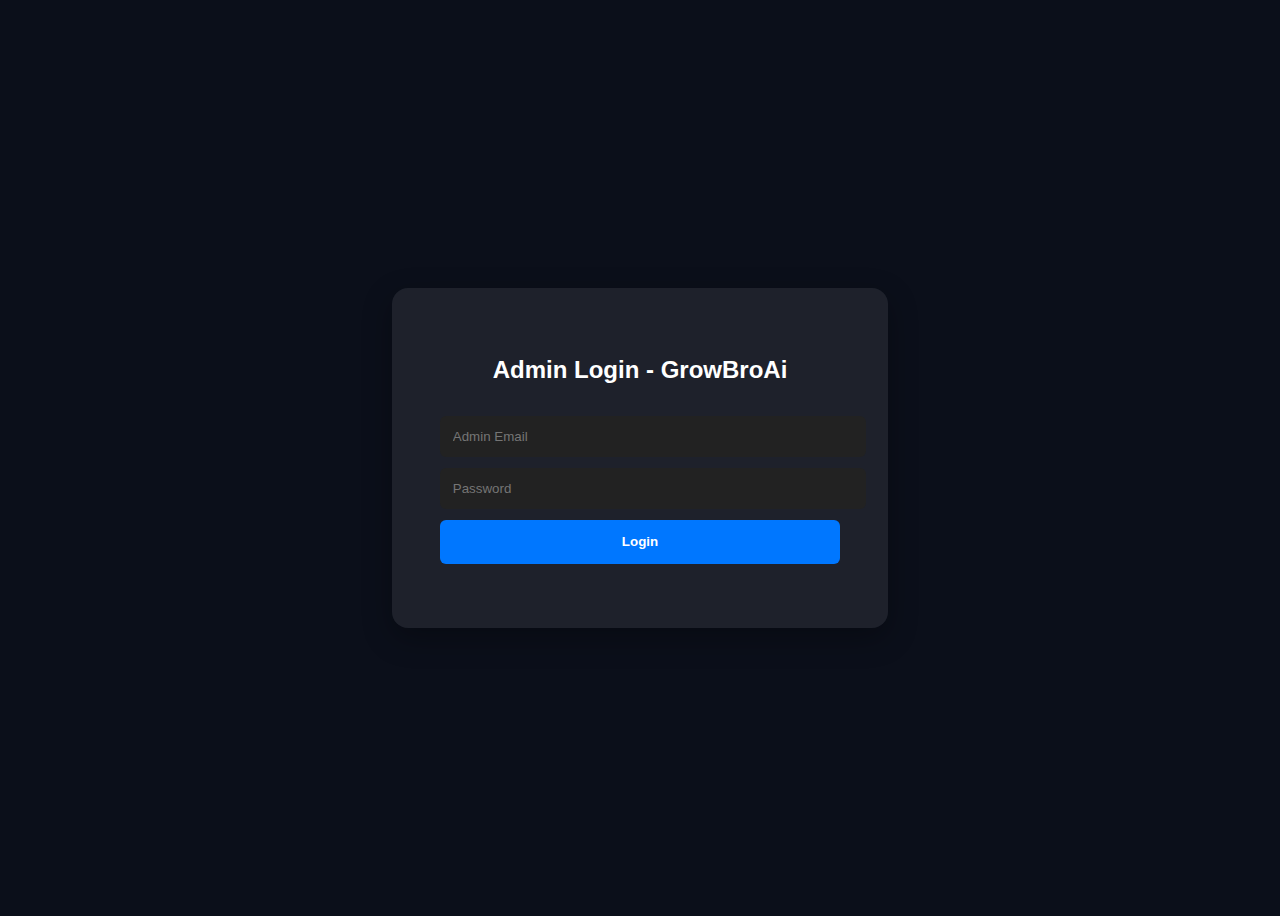
<file: admin-dashboard.html>
<!DOCTYPE html>
<html lang="en">
<head>
  <meta charset="UTF-8" />
  <meta name="viewport" content="width=device-width, initial-scale=1.0"/>
  <title>Admin Dashboard | GrowBroAi</title>
  <link rel="stylesheet" href="admin-dashboard.css" />
</head>
<body>
  <div class="admin-dashboard">
    <!-- Sidebar -->
    <aside class="sidebar">
      <h2>GrowBroAi</h2>
      <nav>
        <a href="#" class="active">📊 Dashboard</a>
        <a href="#" id="open-chat-tab">💬 Chatroom</a>
        <a href="#" id="logout-btn">🚪 Logout</a>
      </nav>
    </aside>

    <!-- Main Panel -->
    <main class="main-panel">
      <header>
        <h1>Welcome, Admin</h1>
        <div class="search-filter">
          <input type="text" id="searchBar" placeholder="Search by user or service..." />
          <select id="statusFilter">
            <option value="all">All</option>
            <option value="Pending Approval">Pending</option>
            <option value="In Progress">In Progress</option>
            <option value="Completed">Completed</option>
            <option value="Rejected">Rejected</option>
            <option value="Cancelled">Cancelled</option>
          </select>
        </div>
      </header>

      <!-- Analytics Section -->
      <section class="analytics">
        <div class="card" id="total-orders">📦 Total Orders: 0</div>
        <div class="card" id="total-revenue">💰 Total Revenue: 0</div>
        <div class="card" id="active-clients">👥 Active Clients: 0</div>
        <div class="card" id="notifications">🔔 New Requests: 0</div>
      </section>

      <!-- Orders -->
      <section class="orders-section">
        <h2>User Orders</h2>
        <div class="orders-container" id="orders-container"></div>
      </section>

      <!-- 💬 Admin Chatroom Panel -->
      <section class="chatroom-section hidden" id="admin-chatroom">
        <h2>💬 Admin Chatroom</h2>
        <div class="chat-interface">
          <div class="user-list" id="user-list"></div>
          <div class="chat-box">
            <h3 id="chat-with">Select a user</h3>
            <div class="messages" id="admin-chat-messages"></div>
            <div class="chat-controls">
              <input type="text" id="admin-chat-input" placeholder="Type reply..." />
              <button id="admin-send">Send</button>
            </div>
          </div>
        </div>
      </section>
    </main>
  </div>

  <script src="admin-dashboard.js"></script>
</body>
</html>
</file>
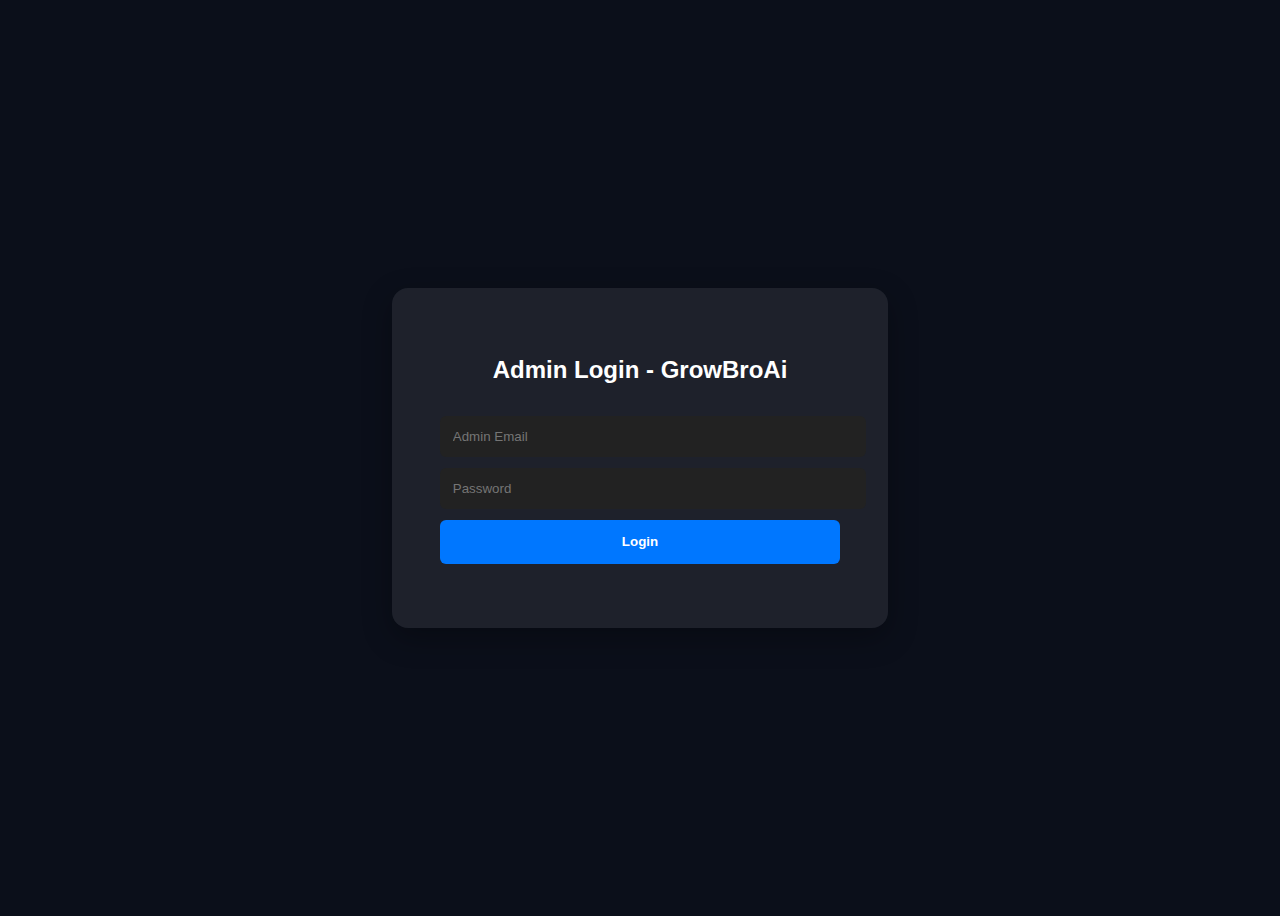
<file: admin-login.html>
<!DOCTYPE html>
<html lang="en">
<head>
  <meta charset="UTF-8">
  <title>GrowBroAi | Admin Login</title>
  <link rel="stylesheet" href="admin-login.css">
</head>
<body>
  <div class="admin-login-container">
    <h2>Admin Login - GrowBroAi</h2>
    <form id="admin-login-form">
      <input type="email" id="admin-email" placeholder="Admin Email" required>
      <input type="password" id="admin-password" placeholder="Password" required>
      <button type="submit">Login</button>
      <p class="error-msg" id="error-msg"></p>
    </form>
  </div>
  <script src="admin-login.js"></script>
</body>
</html>
</file>
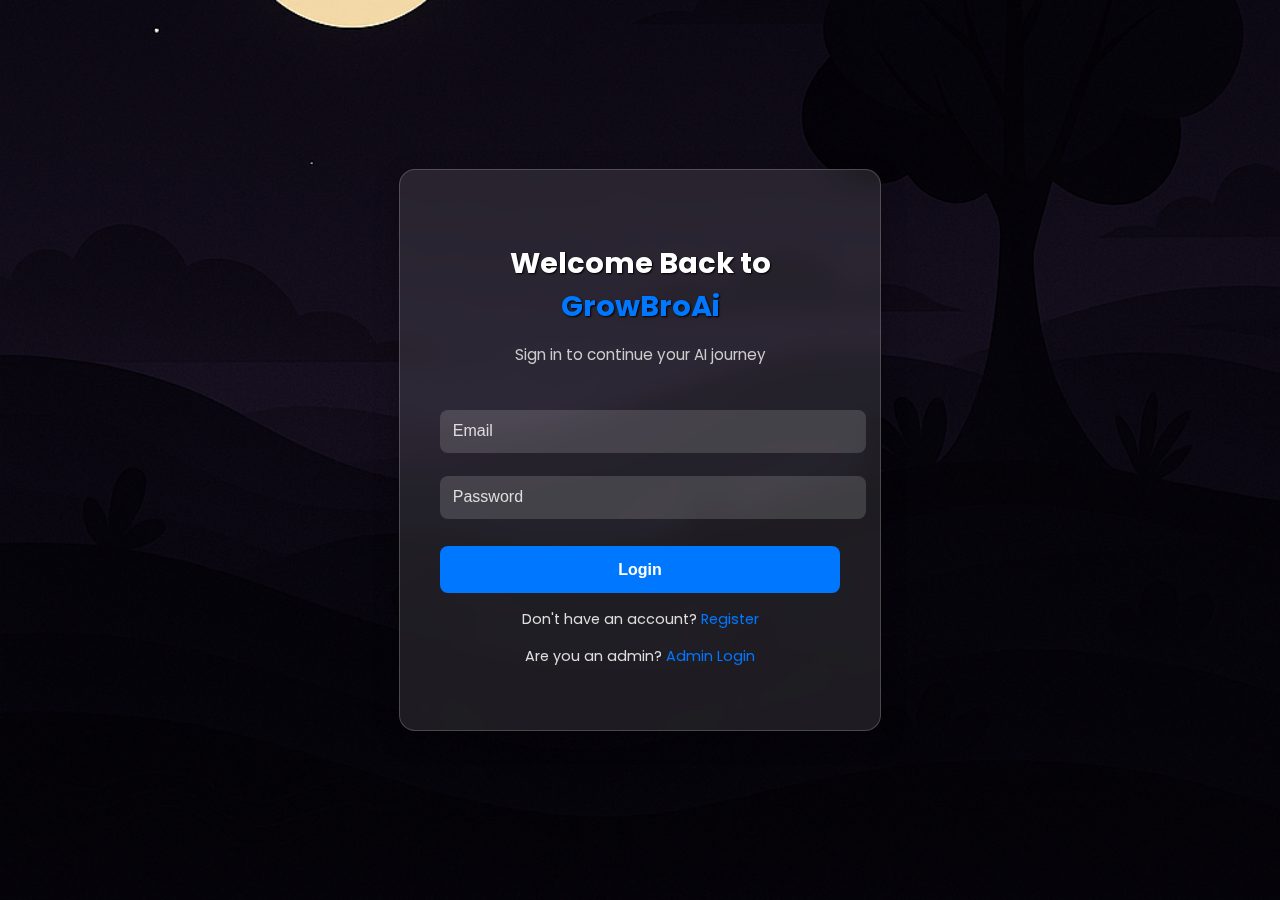
<file: login.html>
<!DOCTYPE html>
<html lang="en">
<head>
  <meta charset="UTF-8" />
  <meta name="viewport" content="width=device-width, initial-scale=1.0" />
  <title>GrowBroAi | Login</title>
  <link href="https://fonts.googleapis.com/css2?family=Poppins:wght@400;600&display=swap" rel="stylesheet" />
  <link rel="stylesheet" href="login.css" />
</head>
<body>
  <div class="login-container">
    <h2>Welcome Back to <span>GrowBroAi</span></h2>
    <p class="subtitle">Sign in to continue your AI journey</p>

    <form class="login-form">
      <input type="email" placeholder="Email" required />
      <input type="password" placeholder="Password" required />
      <button type="submit">Login</button>
      <p class="alt">Don't have an account? <a href="register.html">Register</a></p>
      <p class="alt">Are you an admin? <a href="admin-login.html">Admin Login</a></p>
    </form>
  </div>

  <script src="login.js"></script>
</body>
</html>
</file>
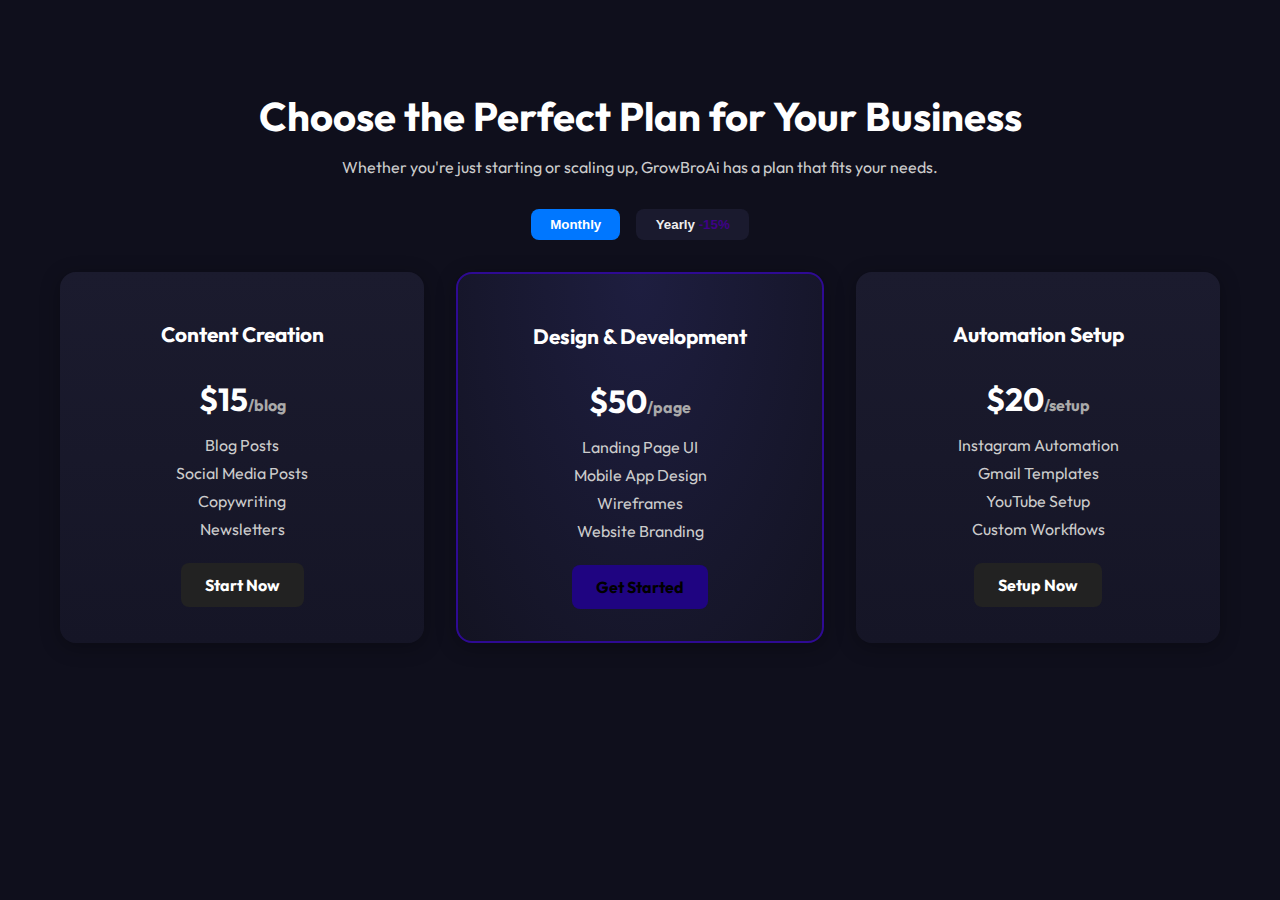
<file: pricing.html>
<!DOCTYPE html>
<html lang="en">
<head>
  <meta charset="UTF-8">
  <meta name="description" content="GrowBroAi - Pricing Page.">
  <meta name="viewport" content="width=device-width, initial-scale=1.0">
  <title>GrowBroAi | Pricing</title>
  <link href="https://fonts.googleapis.com/css2?family=Outfit:wght@400;600;700&display=swap" rel="stylesheet">
  <link rel="stylesheet" href="pricing.css">
</head>
<body>

  <section class="pricing-section">
    <h1>Choose the Perfect Plan for Your Business</h1>
    <p class="sub">Whether you're just starting or scaling up, GrowBroAi has a plan that fits your needs.</p>

    <div class="toggle-options">
      <button class="toggle active">Monthly</button>
      <button class="toggle">Yearly <span>-15%</span></button>
    </div>

    <div class="cards">
      <!-- Content Creation -->
      <div class="card">
        <h2>Content Creation</h2>
        <p class="price">$15<span>/blog</span></p>
        <ul>
          <li>Blog Posts</li>
          <li>Social Media Posts</li>
          <li>Copywriting</li>
          <li>Newsletters</li>
        </ul>
        <a href="#" class="btn">Start Now</a>
      </div>

      <!-- Pro -->
      <div class="card highlighted">
        <h2>Design & Development</h2>
        <p class="price">$50<span>/page</span></p>
        <ul>
          <li>Landing Page UI</li>
          <li>Mobile App Design</li>
          <li>Wireframes</li>
          <li>Website Branding</li>
        </ul>
        <a href="#" class="btn active">Get Started</a>
      </div>

      <!-- Automation -->
      <div class="card">
        <h2>Automation Setup</h2>
        <p class="price">$20<span>/setup</span></p>
        <ul>
          <li>Instagram Automation</li>
          <li>Gmail Templates</li>
          <li>YouTube Setup</li>
          <li>Custom Workflows</li>
        </ul>
        <a href="#" class="btn">Setup Now</a>
      </div>
    </div>
  </section>

</body>
</html>
</file>
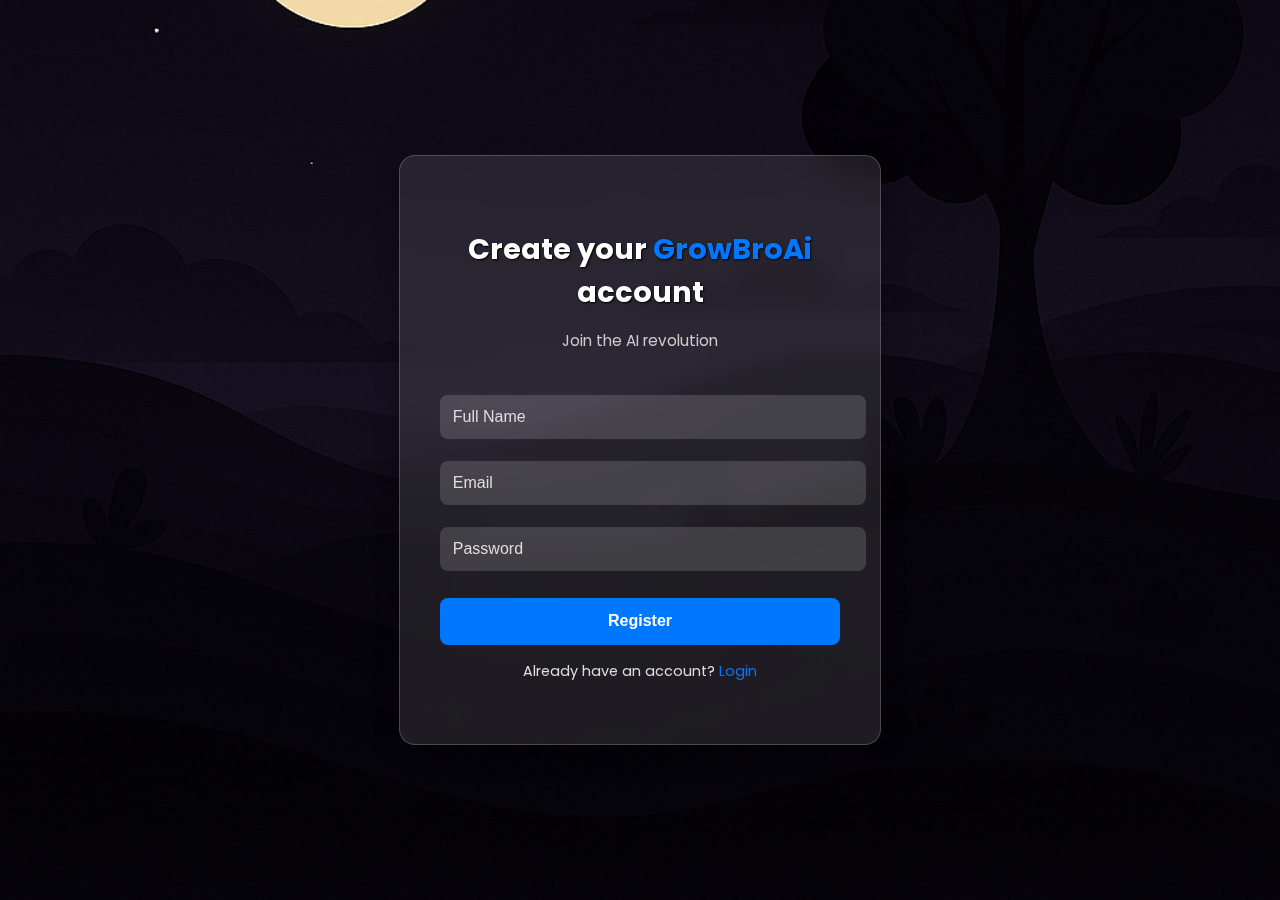
<file: register.html>
<!DOCTYPE html>
<html lang="en">
<head>
  <meta charset="UTF-8" />
  <meta name="viewport" content="width=device-width, initial-scale=1.0" />
  <title>GrowBroAi | Register</title>
  <link href="https://fonts.googleapis.com/css2?family=Poppins:wght@400;600&display=swap" rel="stylesheet" />
  <link rel="stylesheet" href="register.css" />
</head>
<body>
  <div class="register-container">
    <h2>Create your <span>GrowBroAi</span> account</h2>
    <p class="subtitle">Join the AI revolution</p>

    <form class="register-form" id="register-form">
      <input type="text" placeholder="Full Name" id="name" required />
      <input type="email" placeholder="Email" id="email" required />
      <input type="password" placeholder="Password" id="password" required />
      <button type="submit">Register</button>
      <p class="alt">Already have an account? <a href="login.html">Login</a></p>
    </form>
  </div>

  <script src="register.js"></script>
</body>
</html>
</file>
<file: admin-dashboard.css>
body {
    margin: 0;
    font-family: 'Poppins', sans-serif;
    background-color: #0b0f1a;
    color: white;
    display: flex;
  }
  
  .admin-dashboard {
    display: flex;
    width: 100%;
  }
  
  .sidebar {
    background: #1a1f2b;
    padding: 2rem 1rem;
    width: 220px;
    height: 100vh;
  }
  
  .sidebar h2 {
    color: #c084fc;
    margin-bottom: 2rem;
    font-size: 1.6rem;
  }
  
  .sidebar nav a {
    display: block;
    color: white;
    text-decoration: none;
    margin-bottom: 1.2rem;
    padding: 0.6rem 1rem;
    border-radius: 6px;
    transition: background 0.3s;
  }
  
  .sidebar nav a.active,
  .sidebar nav a:hover {
    background: #2f3755;
  }
  
  .main-panel {
    flex-grow: 1;
    padding: 2rem;
    overflow-y: auto;
  }
  
  header {
    display: flex;
    justify-content: space-between;
    align-items: center;
  }
  
  .search-filter {
    display: flex;
    gap: 1rem;
    flex-wrap: wrap;
  }
  
  .search-filter input,
  .search-filter select {
    padding: 0.6rem;
    border-radius: 6px;
    border: none;
    font-family: inherit;
    background: #1e253b;
    color: white;
    min-width: 200px;
  }
  
  .analytics {
    display: flex;
    gap: 1rem;
    margin: 2rem 0;
    flex-wrap: wrap;
  }
  
  .card {
    background: #1e253b;
    padding: 1.2rem 2rem;
    border-radius: 10px;
    font-weight: bold;
    flex: 1;
    min-width: 180px;
    text-align: center;
  }
  
  .orders-section {
    margin-top: 2rem;
  }
  
  .orders-container {
    display: flex;
    flex-direction: column;
    gap: 1.5rem;
  }
  
  .order-card {
    background: #1e253b;
    padding: 1.5rem;
    border-radius: 10px;
    position: relative;
  }
  
  .order-card h4 {
    margin-bottom: 0.5rem;
    color: #a5b4fc;
  }
  
  .order-card p {
    margin: 0.3rem 0;
  }
  
  .order-card a {
    color: #60a5fa;
    word-break: break-all;
  }
  
  .order-card .form-details {
    margin-top: 1rem;
    padding: 1rem;
    border-radius: 6px;
    background: #2c3448;
  }
  
  .order-card input[type='text'] {
    width: 100%;
    margin-top: 0.7rem;
    padding: 0.6rem;
    border-radius: 6px;
    border: none;
    font-family: inherit;
    background-color: #313a4e;
    color: white;
  }
  
  .order-card .btn {
    margin-top: 0.8rem;
    margin-right: 0.6rem;
    background-color: #0077ff;
    border: none;
    color: white;
    padding: 0.5rem 1.2rem;
    border-radius: 6px;
    cursor: pointer;
    transition: background 0.3s;
  }
  
  .order-card .btn:hover {
    background-color: #005fcc;
  }
  
  .order-card .btn.reject {
    background-color: #ef4444;
  }
  
  .order-card .btn.reject:hover {
    background-color: #dc2626;
  }
  
  .order-card .btn.deliver {
    background-color: #22c55e;
  }
  
  .order-card .btn.deliver:hover {
    background-color: #16a34a;
  }
  .chat-interface {
    display: flex;
    gap: 1.5rem;
    margin-top: 2rem;
    height: 80vh;
  }
  
  .user-list {
    width: 200px;
    background: #1a1f2b;
    border-radius: 10px;
    overflow-y: auto;
    padding: 1rem;
  }
  
  .user-item {
    background: #2c3448;
    padding: 0.8rem;
    border-radius: 6px;
    margin-bottom: 0.6rem;
    cursor: pointer;
    color: white;
    font-weight: bold;
    display: flex;
    justify-content: space-between;
    align-items: center;
  }
  
  .user-item.unread::after {
    content: '•';
    color: red;
    margin-left: 6px;
    font-size: 1.2rem;
  }
  
  .chat-box {
    flex-grow: 1;
    background: #1e253b;
    border-radius: 10px;
    padding: 1rem;
    display: flex;
    flex-direction: column;
    height: 100%;
  }
  
  .chat-box h3 {
    margin-bottom: 1rem;
    border-bottom: 1px solid #333;
    padding-bottom: 0.5rem;
  }
  
  .messages {
    flex-grow: 1;
    overflow-y: auto;
    display: flex;
    flex-direction: column;
    gap: 0.6rem;
    padding-right: 0.5rem;
  }
  
  .msg {
    max-width: 70%;
    padding: 0.6rem;
    border-radius: 8px;
    line-height: 1.4;
  }
  
  .msg.user {
    background: #0077ff;
    align-self: flex-start;
    color: white;
  }
  
  .msg.admin {
    background: #10b981;
    align-self: flex-end;
    color: white;
  }
  
  .chat-controls {
    margin-top: 1rem;
    display: flex;
    gap: 0.5rem;
  }
  
  #admin-chat-input {
    flex: 1;
    padding: 0.6rem;
    border-radius: 6px;
    border: none;
    background: #2c3448;
    color: white;
  }
  
  #admin-send {
    background: #4f46e5;
    color: white;
    border: none;
    padding: 0.6rem 1rem;
    border-radius: 6px;
    cursor: pointer;
  }
</file>
<file: admin-login.css>
body {
    background: #0b0f1a;
    font-family: 'Poppins', sans-serif;
    display: flex;
    justify-content: center;
    align-items: center;
    height: 100vh;
    color: white;
  }
  
  .admin-login-container {
    background: rgba(255, 255, 255, 0.08);
    padding: 3rem;
    border-radius: 16px;
    box-shadow: 0 10px 30px rgba(0,0,0,0.3);
    text-align: center;
    width: 90%;
    max-width: 400px;
  }
  
  .admin-login-container h2 {
    margin-bottom: 2rem;
  }
  
  #admin-login-form input {
    display: block;
    width: 100%;
    padding: 0.8rem;
    margin: 0.7rem 0;
    background: #222;
    color: white;
    border: none;
    border-radius: 6px;
  }
  
  #admin-login-form button {
    width: 100%;
    padding: 0.9rem;
    background-color: #0077ff;
    color: white;
    border: none;
    border-radius: 6px;
    font-weight: bold;
    cursor: pointer;
  }
  
  .error-msg {
    margin-top: 1rem;
    color: #ff4d4d;
  }
</file>
<file: login.css>
body {
    margin: 0;
    padding: 0;
    font-family: 'Poppins', sans-serif;
    background: url('your-background.jpg') no-repeat center center/cover;
    background-attachment: fixed;
    display: flex;
    justify-content: center;
    align-items: center;
    height: 100vh;
    color: white;
  }
  
  .login-container {
    background: rgba(255, 255, 255, 0.1);
    backdrop-filter: blur(12px);
    border: 1px solid rgba(255, 255, 255, 0.2);
    padding: 3rem 2.5rem;
    border-radius: 16px;
    text-align: center;
    box-shadow: 0 8px 24px rgba(0, 0, 0, 0.3);
    width: 90%;
    max-width: 400px;
  }
  
  .login-container h2 {
    margin-bottom: 0.5rem;
    font-size: 1.8rem;
    text-shadow: 1px 1px 2px black;
  }
  
  .login-container span {
    color: #0077ff;
  }
  
  .subtitle {
    font-size: 0.95rem;
    color: #ccc;
    margin-bottom: 2rem;
  }
  
  .login-form input {
    width: 100%;
    padding: 0.8rem;
    margin: 0.7rem 0;
    border: none;
    border-radius: 8px;
    background: rgba(255, 255, 255, 0.15);
    color: white;
    font-size: 1rem;
  }
  
  .login-form input::placeholder {
    color: #ddd;
  }
  
  .login-form button {
    width: 100%;
    padding: 0.9rem;
    border: none;
    border-radius: 8px;
    background-color: #0077ff;
    color: white;
    font-weight: bold;
    font-size: 1rem;
    margin-top: 1rem;
    cursor: pointer;
    transition: background 0.3s;
  }
  
  .login-form button:hover {
    background-color: #005fcc;
  }
  
  .alt {
    margin-top: 1rem;
    font-size: 0.9rem;
    color: #ddd;
  }
  
  .alt a {
    color: #0077ff;
    text-decoration: none;
  }
</file>
<file: pricing.css>
body {
    margin: 0;
    padding: 0;
    background: #0f0f1c;
    font-family: 'Outfit', sans-serif;
    color: white;
    text-align: center;
  }
  
  .pricing-section {
    padding: 4rem 2rem;
    max-width: 1200px;
    margin: auto;
  }
  
  .pricing-section h1 {
    font-size: 2.5rem;
    margin-bottom: 0.5rem;
  }
  
  .pricing-section .sub {
    color: #ccc;
    font-size: 1rem;
    margin-bottom: 2rem;
  }
  
  .toggle-options {
    display: flex;
    justify-content: center;
    gap: 1rem;
    margin-bottom: 2rem;
  }
  
  .toggle {
    background: #1a1a2e;
    color: #eee;
    border: none;
    padding: 0.5rem 1.2rem;
    font-weight: 600;
    border-radius: 8px;
    cursor: pointer;
    transition: all 0.3s ease;
  }
  
  .toggle span {
    color: #3f0187;
  }
  
  .toggle.active {
    background: #0077ff;
    color: white;
  }
  
  .cards {
    display: flex;
    flex-wrap: wrap;
    gap: 2rem;
    justify-content: center;
  }
  
  .card {
    background: linear-gradient(to bottom, #1b1b2e, #151526);
    border-radius: 16px;
    padding: 2rem;
    width: 300px;
    box-shadow: 0 4px 20px rgba(0,0,0,0.3);
    position: relative;
    transition: transform 0.3s ease;
  }
  
  .card:hover {
    transform: translateY(-8px);
  }
  
  .card h2 {
    font-size: 1.3rem;
    margin-bottom: 1rem;
  }
  
  .price {
    font-size: 2rem;
    font-weight: 700;
    margin-bottom: 1rem;
  }
  
  .price span {
    font-size: 1rem;
    color: #aaa;
  }
  
  .card ul {
    list-style: none;
    padding: 0;
    margin-bottom: 1.5rem;
    color: #ccc;
  }
  
  .card ul li {
    margin: 0.5rem 0;
  }
  
  .btn {
    display: inline-block;
    padding: 0.75rem 1.5rem;
    border-radius: 8px;
    background: #222;
    color: white;
    font-weight: bold;
    text-decoration: none;
    transition: 0.3s;
  }
  
  .btn:hover {
    background: #0077ff;
  }
  
  .highlighted {
    border: 2px solid #2e0a93;
    background: radial-gradient(ellipse at top, #1e1e40, #131322);
  }
  
  .btn.active {
    background: #1f0481;
    color: #000;
  }
  
  @media (max-width: 768px) {
    .cards {
      flex-direction: column;
      align-items: center;
    }
  }
</file>
<file: register.css>
/* Reset & Base */
body {
    margin: 0;
    padding: 0;
    font-family: 'Poppins', sans-serif;
    background: url('your-background.jpg') no-repeat center center/cover;
    background-attachment: fixed;
    display: flex;
    justify-content: center;
    align-items: center;
    height: 100vh;
    color: white;
  }
  
  /* Container */
  .register-container {
    background: rgba(255, 255, 255, 0.1);
    backdrop-filter: blur(12px);
    border: 1px solid rgba(255, 255, 255, 0.2);
    padding: 3rem 2.5rem;
    border-radius: 16px;
    text-align: center;
    box-shadow: 0 8px 24px rgba(0, 0, 0, 0.3);
    width: 90%;
    max-width: 400px;
  }
  
  /* Heading */
  .register-container h2 {
    margin-bottom: 0.5rem;
    font-size: 1.8rem;
    text-shadow: 1px 1px 2px black;
  }
  
  .register-container span {
    color: #0077ff;
  }
  
  .subtitle {
    font-size: 0.95rem;
    color: #ccc;
    margin-bottom: 2rem;
  }
  
  /* Form Inputs */
  .register-form input {
    width: 100%;
    padding: 0.8rem;
    margin: 0.7rem 0;
    border: none;
    border-radius: 8px;
    background: rgba(255, 255, 255, 0.15);
    color: white;
    font-size: 1rem;
  }
  
  .register-form input::placeholder {
    color: #ddd;
  }
  
  /* Button */
  .register-form button {
    width: 100%;
    padding: 0.9rem;
    border: none;
    border-radius: 8px;
    background-color: #0077ff;
    color: white;
    font-weight: bold;
    font-size: 1rem;
    margin-top: 1rem;
    cursor: pointer;
    transition: background 0.3s;
  }
  
  .register-form button:hover {
    background-color: #005fcc;
  }
  
  /* Alt Text */
  .alt {
    margin-top: 1rem;
    font-size: 0.9rem;
    color: #ddd;
  }
  
  .alt a {
    color: #0077ff;
    text-decoration: none;
  }
</file>
